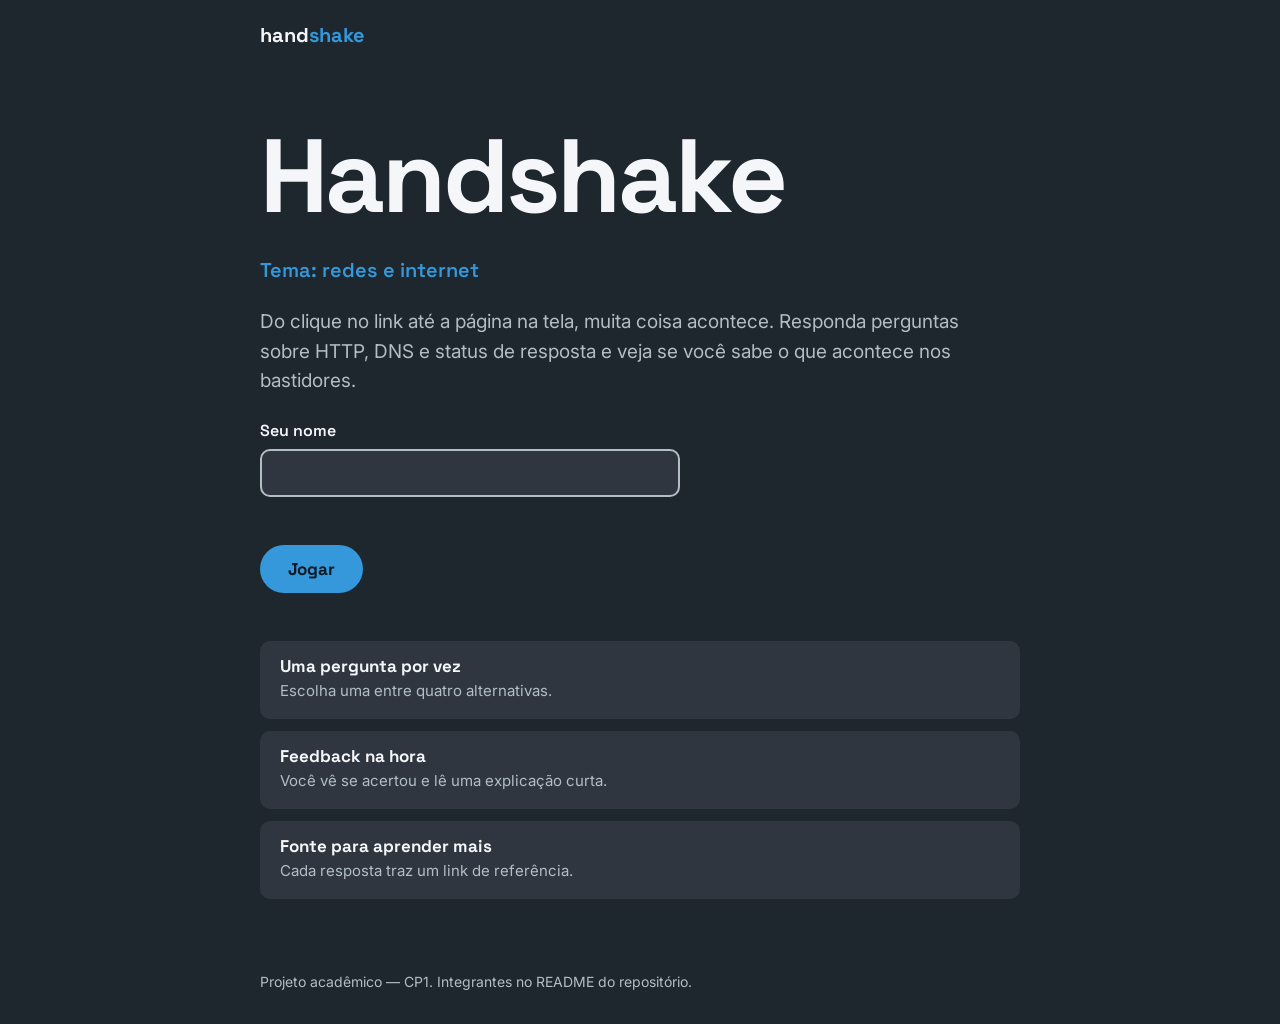
<file: index.html>
<!DOCTYPE html>
<html lang="pt-BR">
<head>
  <meta charset="UTF-8">
  <meta name="viewport" content="width=device-width, initial-scale=1">
  <title>Handshake — quiz sobre redes e internet</title>
  <meta name="description" content="Quiz de tecnologia sobre como a internet funciona: HTTP, DNS, IP e mais.">
  <link rel="preconnect" href="https://fonts.googleapis.com">
  <link rel="preconnect" href="https://fonts.gstatic.com" crossorigin>
  <link rel="stylesheet" href="https://fonts.googleapis.com/css2?family=Inter:wght@400;500&family=Space+Grotesk:wght@600;700&display=swap">
  <link rel="stylesheet" href="handshake cp2/css/style.css">
</head>
<body>
  <a class="pular" href="#conteudo">Pular para o conteúdo</a>
  <header class="container topo">
    <a class="marca" href="index.html">hand<span>shake</span></a>
  </header>
  <main class="container" id="conteudo">
    <section class="hero" aria-labelledby="titulo">
      <h1 id="titulo">Handshake</h1>
      <p class="tema">Tema: redes e internet</p>
      <p class="descricao">Do clique no link até a página na tela, muita coisa acontece. Responda perguntas sobre HTTP, DNS e status de resposta e veja se você sabe o que acontece nos bastidores.</p>
      <form class="form-nome" id="form-nome" novalidate>
        <label for="nome">Seu nome</label>
        <input id="nome" name="nome" type="text" maxlength="20" autocomplete="nickname" aria-describedby="erro-nome" required>
        <p class="erro-campo" id="erro-nome" role="alert"></p>
        <button class="botao" type="submit">Jogar</button>
      </form>
    </section>
    <section class="regras" aria-label="Como funciona">
      <div><h2>Uma pergunta por vez</h2><p>Escolha uma entre quatro alternativas.</p></div>
      <div><h2>Feedback na hora</h2><p>Você vê se acertou e lê uma explicação curta.</p></div>
      <div><h2>Fonte para aprender mais</h2><p>Cada resposta traz um link de referência.</p></div>
    </section>
  </main>
  <footer class="container rodape">Projeto acadêmico — CP1. Integrantes no README do repositório.</footer>
  <script src="handshake cp2/js/inicio.js"></script>
</body>
</html>
</file>
<file: handshake cp2/css/style.css>
/* Handshake — CSS base (CP1) */
:root {
  --fundo: #1e272e;
  --painel: #2f3640;
  --papel: #f5f6fa;
  --tinta: #1e272e;
  --alternativa: #40739e;
  --alternativa-hover: #4a84b5;
  --destaque: #3498db;
  --acerto: #44bd32;
  --acerto-texto: #6ee05a;
  --erro: #b33a3a;
  --texto: #f5f6fa;
  --texto-suave: #b2bec3;
  --raio: 10px;
  --fonte-titulo: "Space Grotesk", "Segoe UI", system-ui, sans-serif;
  --fonte-texto: "Inter", "Segoe UI", system-ui, sans-serif;
}
*, *::before, *::after { box-sizing: border-box; }
html { -webkit-text-size-adjust: 100%; }
body {
  margin: 0;
  min-height: 100vh;
  background: var(--fundo);
  color: var(--texto);
  font-family: var(--fonte-texto);
  font-size: 1.0625rem;
  line-height: 1.55;
  overflow-x: hidden;
}
h1, h2, h3 { font-family: var(--fonte-titulo); line-height: 1.1; margin: 0; }
p { margin: 0; max-width: 62ch; }
a { color: #7ec8f5; }
:focus-visible { outline: 3px solid #fbc531; outline-offset: 3px; }

.container { width: min(100% - 2rem, 760px); margin-inline: auto; }
.topo { padding-block: 1.25rem; }
.marca {
  font-family: var(--fonte-titulo);
  font-weight: 700;
  font-size: 1.25rem;
  color: var(--texto);
  text-decoration: none;
}
.marca span { color: var(--destaque); }

/* Botões */
.botao {
  display: inline-block;
  min-height: 48px;
  padding: 0.75rem 1.75rem;
  border: 0;
  border-radius: 999px;
  background: var(--destaque);
  color: #0b1a24;
  font: 700 1.0625rem var(--fonte-titulo);
  text-decoration: none;
  cursor: pointer;
}
.botao:hover { background: #5dade2; }
.botao[disabled], .botao[aria-disabled="true"] { opacity: 0.5; cursor: not-allowed; }

/* Página inicial */
.hero { padding-block: 3rem 2rem; display: grid; gap: 1.5rem; }
.hero h1 { font-size: clamp(3rem, 14vw, 6.5rem); letter-spacing: -0.03em; }
.hero .tema { color: var(--destaque); font: 600 1.25rem var(--fonte-titulo); }
.hero .descricao { color: var(--texto-suave); font-size: 1.1875rem; }
.hero .botao { justify-self: start; margin-top: 0.5rem; }
.regras { padding-block: 1rem 3rem; display: grid; gap: 0.75rem; }
.regras div { background: var(--painel); border-radius: var(--raio); padding: 1rem 1.25rem; }
.regras h2 { font-size: 1.0625rem; margin-bottom: 0.25rem; }
.regras p { color: var(--texto-suave); font-size: 0.9375rem; }
.rodape { padding-block: 1.5rem 2rem; color: var(--texto-suave); font-size: 0.875rem; }

[hidden] { display: none !important; }

/* Tela de jogo */
.jogo { display: grid; gap: 1rem; padding-block: 0.5rem 2.5rem; }
.progresso {
  background: var(--painel);
  border-radius: var(--raio);
  padding: 0.875rem 1.25rem;
  text-align: center;
  font-family: var(--fonte-titulo);
  font-weight: 600;
}
.progresso-barra { height: 6px; margin-top: 0.5rem; background: var(--fundo); border-radius: 3px; overflow: hidden; }
.progresso-barra i { display: block; height: 100%; width: 30%; background: var(--destaque); }
.pergunta {
  background: var(--papel);
  color: var(--tinta);
  border-radius: var(--raio);
  padding: 1.5rem;
  font: 700 clamp(1.25rem, 4.5vw, 1.625rem) var(--fonte-titulo);
  line-height: 1.25;
}
.alternativas { display: grid; grid-template-columns: 1fr 1fr; gap: 0.75rem; margin: 0; padding: 0; list-style: none; }
.alternativa {
  width: 100%;
  min-height: 64px;
  display: flex;
  align-items: center;
  gap: 0.75rem;
  padding: 0.875rem 1rem;
  border: 3px solid transparent;
  border-radius: var(--raio);
  background: var(--alternativa);
  color: #fff;
  font: 500 1rem var(--fonte-texto);
  text-align: left;
  cursor: pointer;
}
.alternativa:hover { background: var(--alternativa-hover); }
.alternativa .letra {
  flex: none;
  display: grid;
  place-items: center;
  width: 2rem;
  height: 2rem;
  border-radius: 50%;
  background: rgba(0, 0, 0, 0.25);
  font: 700 0.9375rem var(--fonte-titulo);
}
/* Estados que o CP2 vai ativar via JavaScript */
.alternativa.correta { background: var(--acerto); border-color: #fff; color: #0b2a06; }
.alternativa.correta .letra { background: rgba(0, 0, 0, 0.18); }
.alternativa.errada { background: var(--erro); border-color: #fff; color: #fff; }
.alternativa:disabled { cursor: default; }

.feedback {
  background: var(--painel);
  border-radius: var(--raio);
  padding: 1rem 1.25rem;
  min-height: 4.5rem;
}
.feedback strong { display: block; font-family: var(--fonte-titulo); }
.feedback.acerto strong { color: var(--acerto-texto); }
.feedback.erro strong { color: #ff7f6b; }
.feedback p { color: var(--texto-suave); font-size: 0.9375rem; }
.acoes { display: flex; justify-content: center; }

@media (max-width: 600px) {
  .alternativas { grid-template-columns: 1fr; }
  .pergunta { padding: 1.25rem; }
}
@media (prefers-reduced-motion: no-preference) {
  .alternativa, .botao { transition: background-color 0.15s ease; }
}

/* CP2 */
.pular { position: absolute; left: -999px; }
.pular:focus { left: 1rem; top: 1rem; z-index: 10; background: #fbc531; color: #1e272e; padding: 0.5rem 1rem; border-radius: 6px; }
.form-nome { display: grid; gap: 0.5rem; max-width: 420px; }
.form-nome label { font: 600 1rem var(--fonte-titulo); }
.form-nome input { min-height: 48px; padding: 0.5rem 0.875rem; border: 2px solid var(--texto-suave); border-radius: var(--raio); background: var(--painel); color: var(--texto); font: inherit; }
.form-nome input[aria-invalid="true"] { border-color: #ff9f8f; }
.erro-campo { color: #ff9f8f; min-height: 1.5rem; font-size: 0.9375rem; }
.form-nome .botao { justify-self: start; }
.alternativa .texto { flex: 1; }
.alternativa .estado { font: 700 0.875rem var(--fonte-titulo); white-space: nowrap; }
.alternativa.errada { border-style: dashed; }
.titulo-fim { background: #f5b300; color: #1e272e; text-align: center; }
.placar { background: var(--painel); border-radius: var(--raio); padding: 1rem; text-align: center; font: 600 1.375rem var(--fonte-titulo); }
.ranking-titulo { font-size: 1.125rem; text-align: center; }
.ranking { list-style: none; margin: 0; padding: 0; display: grid; gap: 0.5rem; }
.ranking li { padding: 0.75rem 1rem; border-radius: var(--raio); background: var(--painel); text-align: center; border: 3px solid transparent; }
.ranking li.pos1 { background: #f5b300; color: #1e272e; }
.ranking li.pos2 { background: #b2bec3; color: #1e272e; }
.ranking li.pos3 { background: #b33a3a; color: #fff; }
.ranking li.atual { border-color: #fff; font-weight: 700; }
.acoes { flex-direction: column; align-items: center; gap: 0.75rem; }
</file>
